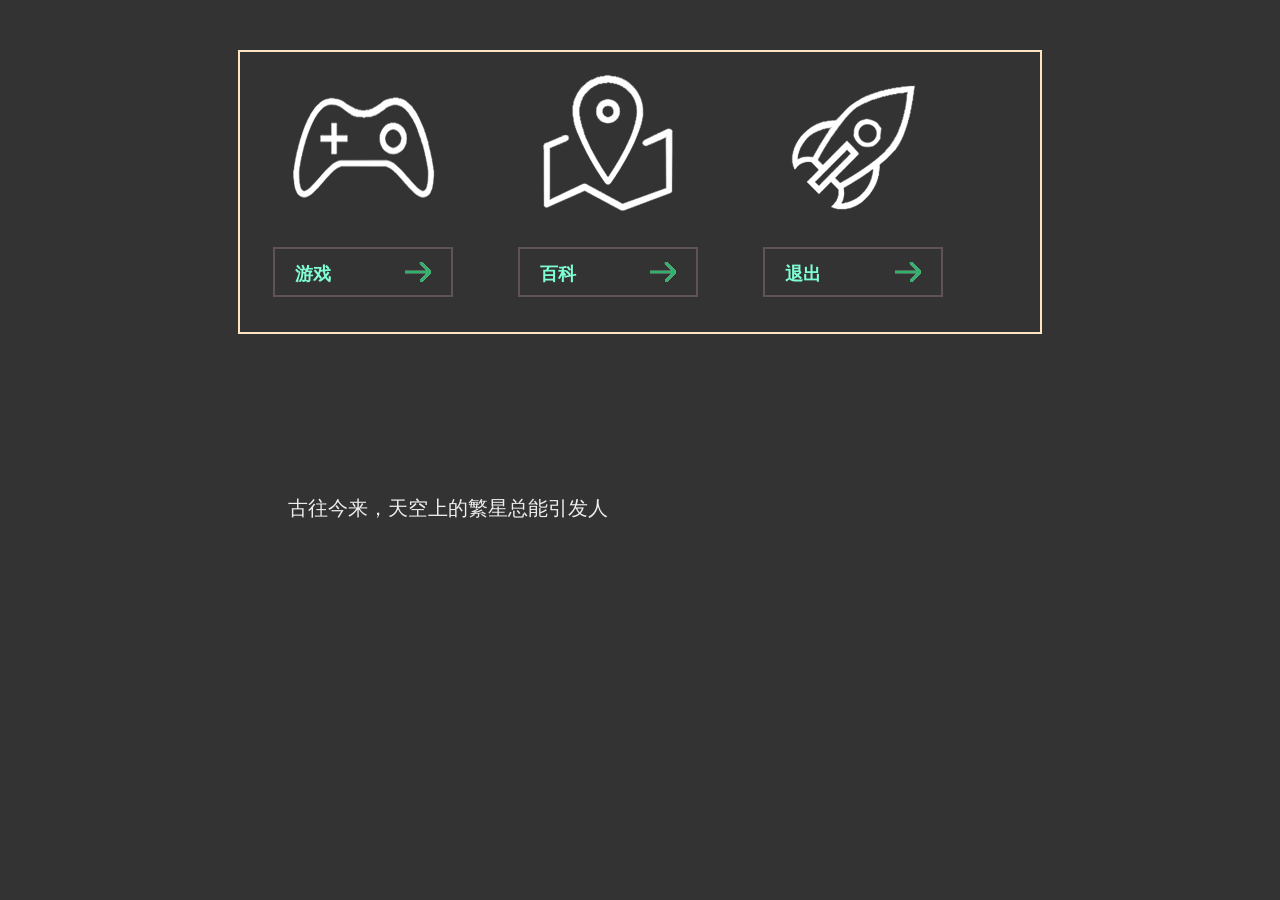
<file: tkzl/index.html>
<!DOCTYPE html>
<html>

	<head>
		<meta charset="UTF-8">
		<title>太空之旅</title>
			
		<style>
			#txt {
				position: absolute;
				top: 55%;
				left: 22.5%;
				font-size: 20px;
				width: 800px;
			}
			@keyframes typing {
			    from {
			        width: 0;
			    }
			
			    to {
			        width: 21em;
			    }
			}
			@keyframes blink-caret {
			
			    from,
			    to {
			        border-color: transparent;
			    }
			
			    50% {
			        border-color: currentColor;
			    }
			}
			* {
				margin: 0;
				padding: 0;
				font-family: "微软雅黑";
				font-size: 18px;
				color: #eee;
			}
			
			body {
				background-color: #333333;
			}
			/*外层盒子大小*/
			
			.box {
				width: 800px;
				height: 280px;
				margin: 50px auto;
				border: solid 2px bisque;
			}
			/*盒子内部类为icon 的span 进行描述*/
			
			.link .icon,
			.link .icon1,
			.link .icon2 {
				/*继承父元素宽度*/
				width: 100%;
				height: 190px;
				/*span为行内元素*/
				display: inline-block;
				/*添加过度效果*/
				/*如果使用过度,需要开始结束he开关都设定*/
				transition: all 0.3s linear;
				/*兼容代码*/
				-webkit-transition: all 0.3s linear;
				-moz-transition: all 0.3s linear;
				-o-transition: all 0.3s linear;
				-ms-transition: all 0.3s linear;
			}
			
			.box .link {
				width: 205px;
				height: 280px;
				margin: 0 20px;
				float: left;
			}
			
			.icon {
				background: url(img/mission.png) no-repeat center center;
			}
			
			.icon1 {
				background: url(img/play.png) no-repeat center center;
			}
			
			.icon2 {
				background: url(img/touch.png) no-repeat center center;
			}
			
			.link .icon:hover,
			.link .icon1:hover,
			.link .icon2:hover {
				transform: rotate(360deg) scale(1.2);
				-ms-transform: rotate(360deg) scale(1.2);
				-webkit-transform: rotate(360deg) scale(1.2);
				-moz-transform: rotate(360deg) scale(1.2);
			}
			
			.button,
			.a {
				display: block;
				width: 180px;
				height: 50px;
				text-decoration: none;
				line-height: 50px;
				color: aquamarine;
				font-family: "微软雅黑";
				font-weight: bolder;
				border: 2px solid rgba(200, 155, 155, 0.3);
				padding-left: 20px;
				margin: 0 auto;
				box-sizing: border-box;
			    -ms-box-sizing: border-box;
	            -webkit-box-sizing: border-box;
				-moz-box-sizing: border-box;
				background: url(img/allow.png)no-repeat 130px center;
				transition: all 0.3s linear;
				position: relative;
			}
			.button:hover {
				border: 2px solid rgba(255, 255, 255, 1);
				background-position: 140px center;
			}
			/*添加四条线的样式*/
			
			.button:hover .line {
				background: yellow;
			}
			/*是四条闪现过来的线 ，很多重复的部分*/
			
			.button .line {
				display: block;
				position: absolute;
				background: none;
				transition: all 0.3s linear;
				-webkit-transition: all 0.3s linear;
				-moz-transition: all 0.3s linear;
			}
			
			
			.button .line_top {
				height: 2px;
				width: 0;
				left: -110%;
				top: -2px;
			}
			
			.button:hover .line_top {
				width: 100%;
				left: -2px;
			}
			
			.button .line_bottom {
				height: 2px;
				width: 0;
				right: -110%;
				bottom: -2px;
			}
			
			.button:hover .line_bottom {
				width: 100%;
				right: -2px;
			}
			
			.button .line_right {
				height: 0px;
				width: 2px;
				right: -2px;
				top: -110%;
			}
			
			.button:hover .line_right {
				height: 100%;
				top: -2px;
			}
			
			.button .line_left {
				height: 0px;
				width: 2px;
				left: -2px;
				bottom: -110%;
			}
			
			.button:hover .line_left {
				height: 100%;
				bottom: -2px;
			}
			.a{
				  overflow: hidden;
				  
			}
			.a:hover {
				background: #03e9f4;
				color: #fff;
				border-radius: 5px;
				box-shadow: 0 0 5px #03e9f4, 0 0 25px #03e9f4, 0 0 50px #03e9f4, 0 0 100px #03e9f4;
				background-position: 20px center;
			}
			
			.a span {
				position: absolute;
				display: block
			}
			
			.a span:nth-child(1) {
				top: 0;
				left: -100%;
				width: 100%;
				height: 2px;
				background: linear-gradient(90deg, transparent, #03e9f4);
				animation: btn-anim1 1s linear infinite;
			}
			
			@keyframes btn-anim1 {
				0% {
					left: -100%;
				}
				50%,
				100% {
					left: 100%;
				}
			}
			
			.a span:nth-child(2) {
				top: -100%;
				right: 0;
				width: 2px;
				height: 100%;
				background: linear-gradient(180deg, transparent, #03e9f4);
				animation: btn-anim2 1s linear infinite;
				animation-delay: .25s
			}
			
			@keyframes btn-anim2 {
				0% {
					top: -100%;
				}
				50%,
				100% {
					top: 100%;
				}
			}
			
			.a span:nth-child(3) {
				bottom: 0;
				right: -100%;
				width: 100%;
				height: 2px;
				background: linear-gradient(270deg, transparent, #03e9f4);
				animation: btn-anim3 1s linear infinite;
				animation-delay: .5s
			}
			
			@keyframes btn-anim3 {
				0% {
					right: -100%;
				}
				50%,
				100% {
					right: 100%;
				}
			}
			
			.a span:nth-child(4) {
				bottom: -100%;
				left: 0;
				width: 2px;
				height: 100%;
				background: linear-gradient(360deg, transparent, #03e9f4);
				animation: btn-anim4 1s linear infinite;
				animation-delay: .75s
				
			}
			
			@keyframes btn-anim4 {
				0% {
					bottom: -100%;
				}
				50%,
				100% {
					bottom: 100%;
				}
			}
		</style>
	</head>

	<body onLoad="show()">
	
			
		</div>
		<!--位置-->
		<div class="box">
			<!--第一个盒子-->
			<div class="link link_miss">
				<span class="icon"></span>
				<a href="feiji/youxi.html" class="a">
					<span></span>
					<span></span>
					<span></span>
					<span></span> 游戏
				</a>
			</div>
			<div class="link link_miss">
				<span class="icon2"></span>
				<a href="baike/zhuti.html" class="a">
					<span></span>
					<span></span>
					<span></span>
					<span></span> 百科
				</a>
			</div>
			<div class="link link_miss">
				<span class="icon1"></span>
				<a href="jieshu/game over.html" class="a" target="_blank" onclick="window.close()">
					<span></span>
					<span></span>
					<span></span>
					<span></span> 退出
				</a>
			</div>
			<div id="txt"></div>
			<script language="javascript">
			    content = "古往今来，天空上的繁星总能引发人们无穷的思考与幻想，遥远的星辰点缀于银河之上，与人类灵魂最伟大的思想产生共鸣。星空是未知的，而未知引发探索。宇宙的旅途从这里开始... ...";
			    i = 0;
			 
			    function show() {
			        str = content.substr(0, i);
			        txt.innerHTML = str;                // + "｜";
			        i++;                
			        setTimeout("show()", 60);				
			    }
				</script>
		</div>
		
	</body>

</html>
</file>
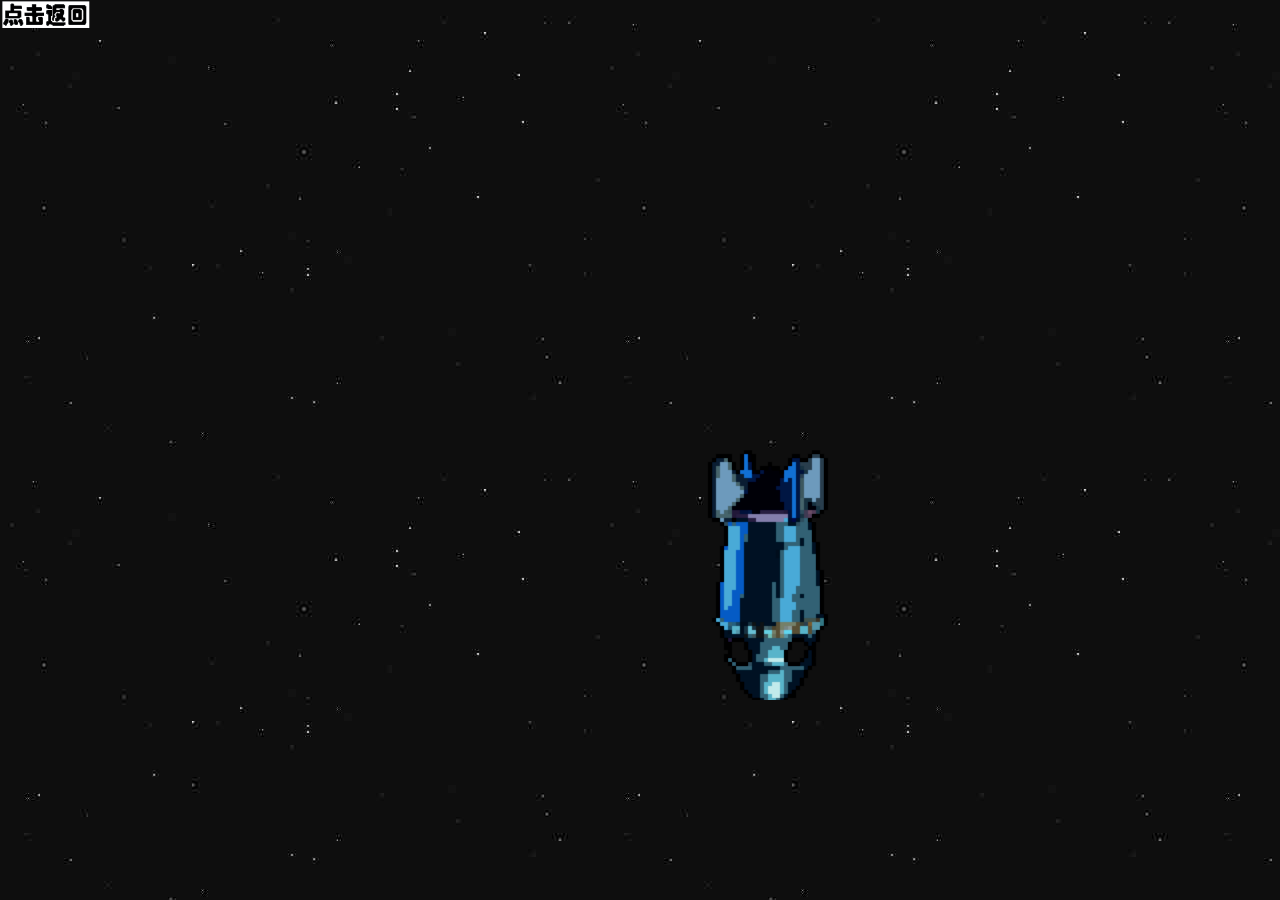
<file: TJ/aoyou/feichuan_1.html>
<!DOCTYPE html>
<html lang="en">
<head>
<meta charset="UTF-8">
<meta name="viewport" content="width=device-width, initial-scale=1.0">
<title></title>

<style>
	body{
		margin: 0;
		padding: 0;
		width: 100%;
		background: url(img/sky.jpg);
	}
	#fly{
		background: url(img/飞船1_2.png);
		position: absolute;
		top: 50%;
		left: 50%;
	}
</style>

</head>
<body>
<a id="fanhui" href="zhuye.html" title="点击返回界面">
	<img src="img/下载12.png" alt="点击返回界面"
	width="90px" height="30px">
</a>
<script>
	var fly=document.createElement('div');
	fly.id='fly';
	fly.style.width='200px';
	fly.style.height='250px';
	document.body.appendChild(fly);
	var skyx=0;
	var skyt=0;
	var c;
	var j;
	document.onmousemove=function(e){
		var fly=document.getElementById('fly');
		var contentx=fly.offsetLeft+fly.offsetWidth/2;
		var contenty=fly.offsetTop+fly.offsetHeight/2;
		var dx=e.clientX-contentx;
		var dt=e.clientY-contenty;
		c=Math.atan2(dx,dt);//取值
		c=180*c/Math.PI;//转换角度
		c=c*-1;//console.log(c);
		function to(){//飞机运动
			clearTimeout(j);
			fly.style.transform='rotate('+c+'deg)';
			switch(true){
				case c<15&&c>-15://向下飞
					skyt-=7;
					document.body.style.backgroundPositionY=skyt+'px';
					break;
				case c>15&&c<75://向左下角飞
					skyx+=5;
					skyt-=5;
					document.body.style.backgroundPositionX=skyx+'px';
					document.body.style.backgroundPositionY=skyt+'px';
					break;
				case c>75&&c<105://向左飞
					skyx+=6;
					document.body.style.backgroundPositionX=skyx+'px';
					break;
				case c>105&&c<165://向左上角飞
					skyx+=6;
					skyt+=6;
					document.body.style.backgroundPositionX=skyx+'px';
					document.body.style.backgroundPositionY=skyt+'px';
					break;
				case c>165||c<-165://向上飞
					skyt+=8;
					document.body.style.backgroundPositionY=skyt+'px';
					break;
				case c<-15&&c>-75://向右下角飞
					skyx-=5;
					skyt-=5;
					document.body.style.backgroundPositionX=skyx+'px';
					document.body.style.backgroundPositionY=skyt+'px';
					break;
				case c<-75&&c>-105://向右飞
					skyx-=6;
					document.body.style.backgroundPositionX=skyx+'px';
					break;
				case c<-105&&c>-165://向右上角飞
					skyx-=6;
					skyt+=6;
					document.body.style.backgroundPositionX=skyx+'px';
					document.body.style.backgroundPositionY=skyt+'px';
					break;
			}
			j=setTimeout(to,10);
		}
		to();
	}
</script>
<div style="text-align:center;margin:50px 0; font:normal 14px/24px 'MicroSoft YaHei';color:#ffffff">
</div>
</body>
</html>
</file>
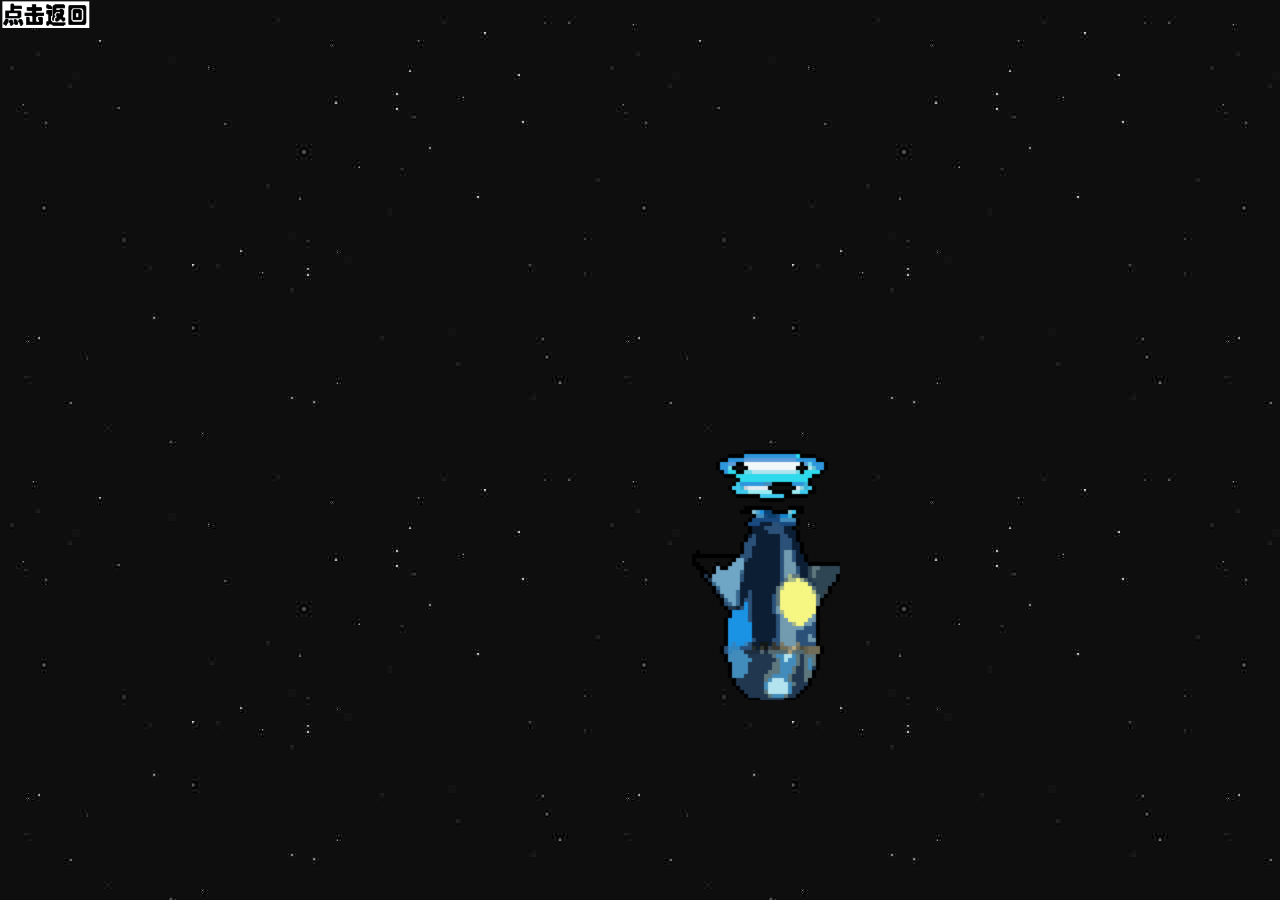
<file: TJ/aoyou/feichuan_2.html>
<!DOCTYPE html>
<html lang="en">
<head>
<meta charset="UTF-8">
<meta name="viewport" content="width=device-width, initial-scale=1.0">
<title></title>

<style>
	body{
		margin: 0;
		padding: 0;
		width: 100%;
		background: url(img/sky.jpg);
	}
	#fly{
		background: url(img/飞船2_2.png);
		position: absolute;
		top: 50%;
		left: 50%;
	}
</style>

</head>
<body>
	<a id="fanhui" href="zhuye.html" title="点击返回界面">
		<img src="img/下载12.png" alt="点击返回界面"
		width="90px" height="30px">
	</a>

<script>
	var fly=document.createElement('div');
	fly.id='fly';
	fly.style.width='200px';
	fly.style.height='250px';
	document.body.appendChild(fly);
	var skyx=0;
	var skyt=0;
	var c;
	var j;
	document.onmousemove=function(e){
		var fly=document.getElementById('fly');
		var contentx=fly.offsetLeft+fly.offsetWidth/2;
		var contenty=fly.offsetTop+fly.offsetHeight/2;
		var dx=e.clientX-contentx;
		var dt=e.clientY-contenty;
		c=Math.atan2(dx,dt);//取值
		c=180*c/Math.PI;//转换角度
		c=c*-1;//console.log(c);
		function to(){//飞机运动
			clearTimeout(j);
			fly.style.transform='rotate('+c+'deg)';
			switch(true){
				case c<15&&c>-15://向下飞
					skyt-=7;
					document.body.style.backgroundPositionY=skyt+'px';
					break;
				case c>15&&c<75://向左下角飞
					skyx+=5;
					skyt-=5;
					document.body.style.backgroundPositionX=skyx+'px';
					document.body.style.backgroundPositionY=skyt+'px';
					break;
				case c>75&&c<105://向左飞
					skyx+=6;
					document.body.style.backgroundPositionX=skyx+'px';
					break;
				case c>105&&c<165://向左上角飞
					skyx+=6;
					skyt+=6;
					document.body.style.backgroundPositionX=skyx+'px';
					document.body.style.backgroundPositionY=skyt+'px';
					break;
				case c>165||c<-165://向上飞
					skyt+=8;
					document.body.style.backgroundPositionY=skyt+'px';
					break;
				case c<-15&&c>-75://向右下角飞
					skyx-=5;
					skyt-=5;
					document.body.style.backgroundPositionX=skyx+'px';
					document.body.style.backgroundPositionY=skyt+'px';
					break;
				case c<-75&&c>-105://向右飞
					skyx-=6;
					document.body.style.backgroundPositionX=skyx+'px';
					break;
				case c<-105&&c>-165://向右上角飞
					skyx-=6;
					skyt+=6;
					document.body.style.backgroundPositionX=skyx+'px';
					document.body.style.backgroundPositionY=skyt+'px';
					break;
			}
			j=setTimeout(to,10);
		}
		to();
	}
</script>
<div style="text-align:center;margin:50px 0; font:normal 14px/24px 'MicroSoft YaHei';color:#ffffff">
</div>
</body>
</html>
</file>
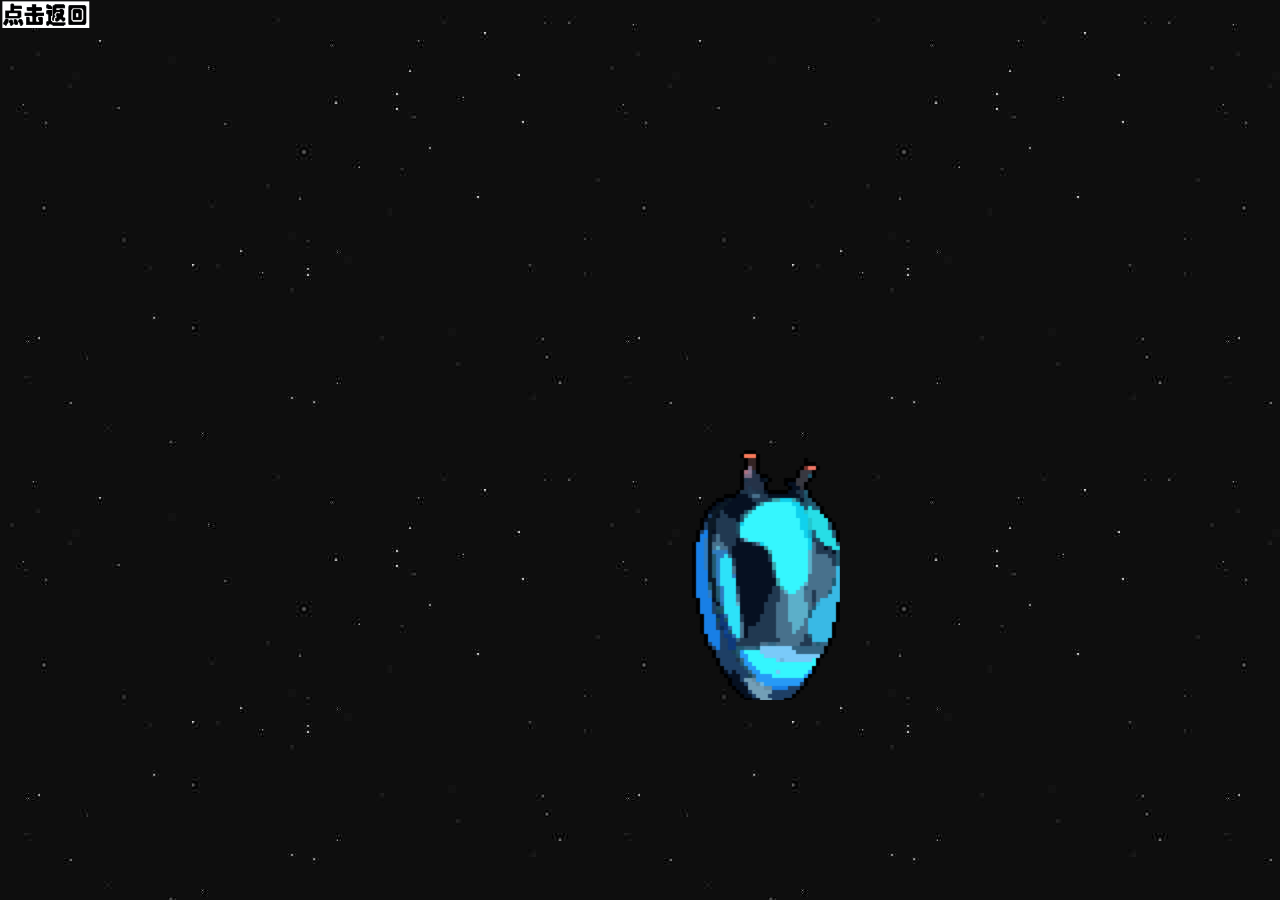
<file: TJ/aoyou/feichuan_3.html>
<!DOCTYPE html>
<html lang="en">
<head>
<meta charset="UTF-8">
<meta name="viewport" content="width=device-width, initial-scale=1.0">
<title></title>

<style>
	body{
		margin: 0;
		padding: 0;
		width: 100%;
		background: url(img/sky.jpg);
	}
	#fly{
		background: url(img/飞船3_2.png);
		position: absolute;
		top: 50%;
		left: 50%;
	}
</style>

</head>
<body>
<a id="fanhui" href="zhuye.html" title="点击返回界面">
	<img src="img/下载12.png" alt="点击返回界面"
	width="90px" height="30px">
</a>
<script>
	var fly=document.createElement('div');
	fly.id='fly';
	fly.style.width='200px';
	fly.style.height='250px';
	document.body.appendChild(fly);
	var skyx=0;
	var skyt=0;
	var c;
	var j;
	document.onmousemove=function(e){
		var fly=document.getElementById('fly');
		var contentx=fly.offsetLeft+fly.offsetWidth/2;
		var contenty=fly.offsetTop+fly.offsetHeight/2;
		var dx=e.clientX-contentx;
		var dt=e.clientY-contenty;
		c=Math.atan2(dx,dt);//取值
		c=180*c/Math.PI;//转换角度
		c=c*-1;//console.log(c);
		function to(){//飞机运动
			clearTimeout(j);
			fly.style.transform='rotate('+c+'deg)';
			switch(true){
				case c<15&&c>-15://向下飞
					skyt-=7;
					document.body.style.backgroundPositionY=skyt+'px';
					break;
				case c>15&&c<75://向左下角飞
					skyx+=5;
					skyt-=5;
					document.body.style.backgroundPositionX=skyx+'px';
					document.body.style.backgroundPositionY=skyt+'px';
					break;
				case c>75&&c<105://向左飞
					skyx+=6;
					document.body.style.backgroundPositionX=skyx+'px';
					break;
				case c>105&&c<165://向左上角飞
					skyx+=6;
					skyt+=6;
					document.body.style.backgroundPositionX=skyx+'px';
					document.body.style.backgroundPositionY=skyt+'px';
					break;
				case c>165||c<-165://向上飞
					skyt+=8;
					document.body.style.backgroundPositionY=skyt+'px';
					break;
				case c<-15&&c>-75://向右下角飞
					skyx-=5;
					skyt-=5;
					document.body.style.backgroundPositionX=skyx+'px';
					document.body.style.backgroundPositionY=skyt+'px';
					break;
				case c<-75&&c>-105://向右飞
					skyx-=6;
					document.body.style.backgroundPositionX=skyx+'px';
					break;
				case c<-105&&c>-165://向右上角飞
					skyx-=6;
					skyt+=6;
					document.body.style.backgroundPositionX=skyx+'px';
					document.body.style.backgroundPositionY=skyt+'px';
					break;
			}
			j=setTimeout(to,10);
		}
		to();
	}
</script>
<div style="text-align:center;margin:50px 0; font:normal 14px/24px 'MicroSoft YaHei';color:#ffffff">
</div>
</body>
</html>
</file>
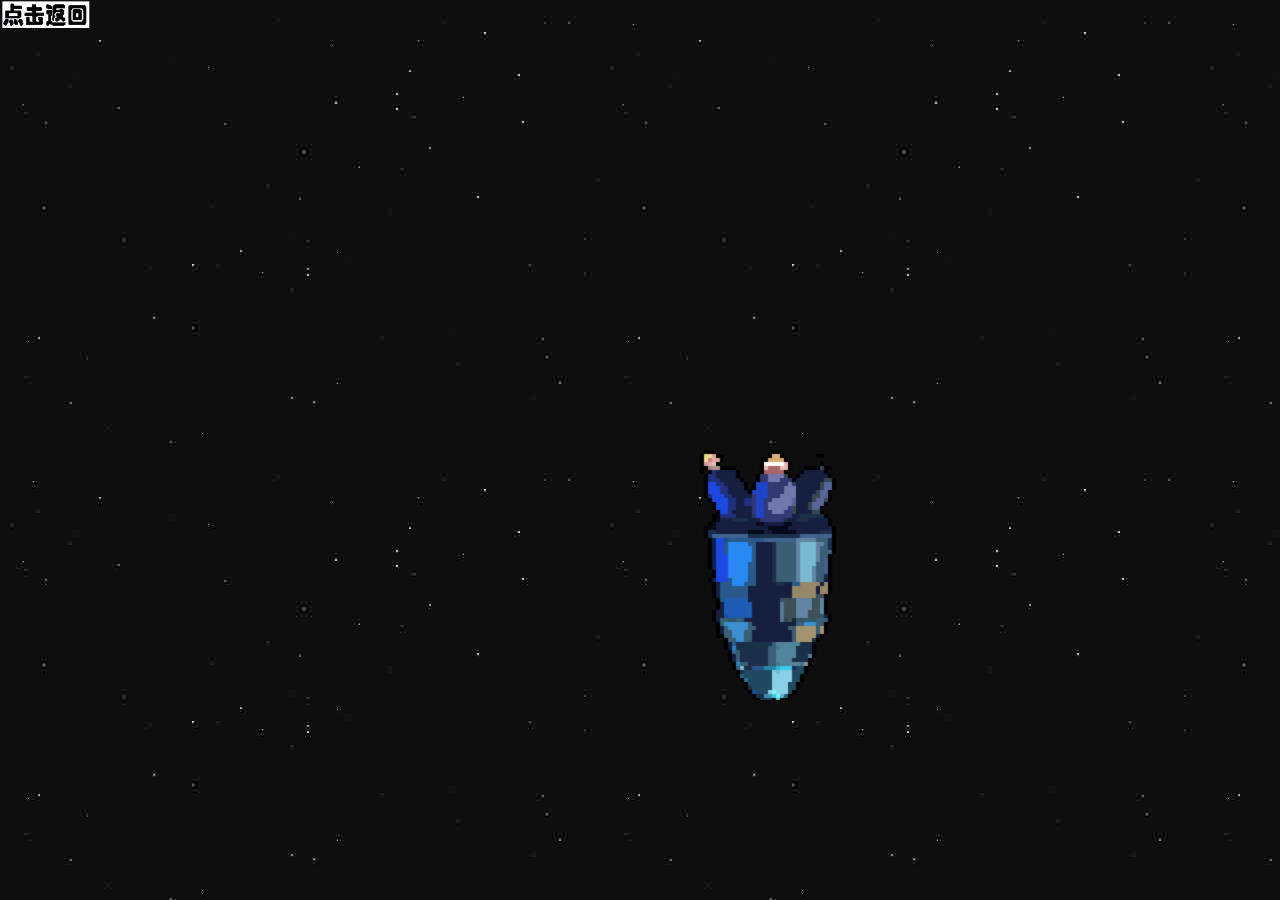
<file: TJ/aoyou/feichuan_4.html>
<!DOCTYPE html>
<html lang="en">
<head>
<meta charset="UTF-8">
<meta name="viewport" content="width=device-width, initial-scale=1.0">
<title></title>

<style>
	body{
		margin: 0;
		padding: 0;
		width: 100%;
		background: url(img/sky.jpg);
	}
	#fly{
		background: url(img/飞船4_2.png);
		position: absolute;
		top: 50%;
		left: 50%;
	}
</style>

</head>
<body>
<a id="fanhui" href="zhuye.html" title="点击返回界面">
	<img src="img/下载12.png" alt="点击返回界面"
	width="90px" height="30px">
</a>
<script>
	var fly=document.createElement('div');
	fly.id='fly';
	fly.style.width='200px';
	fly.style.height='250px';
	document.body.appendChild(fly);
	var skyx=0;
	var skyt=0;
	var c;
	var j;
	document.onmousemove=function(e){
		var fly=document.getElementById('fly');
		var contentx=fly.offsetLeft+fly.offsetWidth/2;
		var contenty=fly.offsetTop+fly.offsetHeight/2;
		var dx=e.clientX-contentx;
		var dt=e.clientY-contenty;
		c=Math.atan2(dx,dt);//取值
		c=180*c/Math.PI;//转换角度
		c=c*-1;//console.log(c);
		function to(){//飞机运动
			clearTimeout(j);
			fly.style.transform='rotate('+c+'deg)';
			switch(true){
				case c<15&&c>-15://向下飞
					skyt-=7;
					document.body.style.backgroundPositionY=skyt+'px';
					break;
				case c>15&&c<75://向左下角飞
					skyx+=5;
					skyt-=5;
					document.body.style.backgroundPositionX=skyx+'px';
					document.body.style.backgroundPositionY=skyt+'px';
					break;
				case c>75&&c<105://向左飞
					skyx+=6;
					document.body.style.backgroundPositionX=skyx+'px';
					break;
				case c>105&&c<165://向左上角飞
					skyx+=6;
					skyt+=6;
					document.body.style.backgroundPositionX=skyx+'px';
					document.body.style.backgroundPositionY=skyt+'px';
					break;
				case c>165||c<-165://向上飞
					skyt+=8;
					document.body.style.backgroundPositionY=skyt+'px';
					break;
				case c<-15&&c>-75://向右下角飞
					skyx-=5;
					skyt-=5;
					document.body.style.backgroundPositionX=skyx+'px';
					document.body.style.backgroundPositionY=skyt+'px';
					break;
				case c<-75&&c>-105://向右飞
					skyx-=6;
					document.body.style.backgroundPositionX=skyx+'px';
					break;
				case c<-105&&c>-165://向右上角飞
					skyx-=6;
					skyt+=6;
					document.body.style.backgroundPositionX=skyx+'px';
					document.body.style.backgroundPositionY=skyt+'px';
					break;
			}
			j=setTimeout(to,10);
		}
		to();
	}
</script>
<div style="text-align:center;margin:50px 0; font:normal 14px/24px 'MicroSoft YaHei';color:#ffffff">
</div>
</body>
</html>
</file>
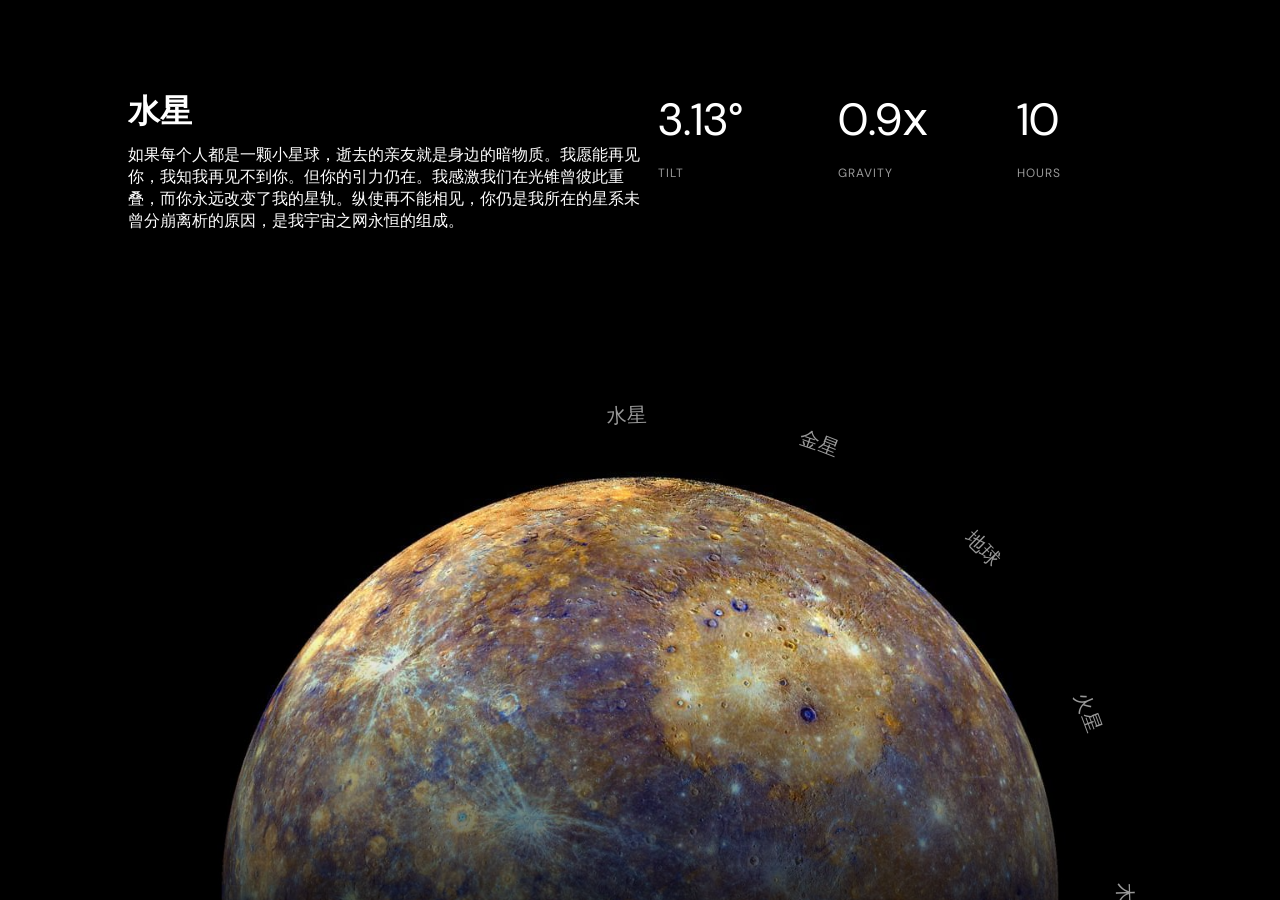
<file: TJ/baike/zhuti.html>
<!DOCTYPE html>
<html lang="en" >

<head>
<meta charset="UTF-8">
<title></title>


<link rel='stylesheet' href='css/splitting.css'>

<link rel="stylesheet" href="css/style.css">


</head>

<body>
	
<div id="app" data-current-planet="mercury">
  <nav class="planet-nav">
    <svg viewBox="0 20 400 400" xmlns="http://www.w3.org/2000/svg">
        <path 
            id="navPath" 
            d="M10,200 C30,-28 370,-28 390,200"
            fill="none" />
      <text>
        <textPath href="#navPath" startOffset="0" font-size="8">
		  
          <tspan>水星</tspan>
          <tspan>金星</tspan>
          <tspan>地球</tspan>
          <tspan>火星</tspan>
          <tspan>木星</tspan>
          <tspan>土星</tspan>
          <tspan>天王星</tspan>
          <tspan>海王星</tspan>
        </textPath>
      </text>

    </svg>
  </nav>

  <div class="planet" data-planet="mercury" data-active>
    <div class="planet-title">
      <h1>水星</h1>
      <p>如果每个人都是一颗小星球，逝去的亲友就是身边的暗物质。我愿能再见你，我知我再见不到你。但你的引力仍在。我感激我们在光锥曾彼此重叠，而你永远改变了我的星轨。纵使再不能相见，你仍是我所在的星系未曾分崩离析的原因，是我宇宙之网永恒的组成。</p>
    </div>

    <div class="planet-details">
      <div class="detail" data-detail="tilt" data-postfix="°">
        3.13
      </div>
      <div class="detail" data-detail="gravity" data-postfix="𝗑">
        0.9
      </div>
      <div class="detail" data-detail="hours">
        10
      </div>
    </div>

    <figure class="planet-figure">
      <img src="img/1_mercury.jpg" />
    </figure>
  </div>

  <div class="planet" data-planet="venus">
    <div class="planet-title">
      <h1>金星</h1>
      <p>我们抬头看时，总是觉得星星遥远，但其实宇宙大爆炸时形成的原子就是形成我们身体的原子。所以星星并不远，因为我们就是星星本身</p>
    </div>

    <div class="planet-details">
      <div class="detail" data-detail="tilt" data-postfix="°">
        4.13
      </div>
      <div class="detail" data-detail="gravity" data-postfix="𝗑">
        0.2
      </div>
      <div class="detail" data-detail="hours">
        20
      </div>
    </div>

    <figure class="planet-figure">
      <img src="img/2_venus.jpg" />
    </figure>
  </div>

  <div class="planet" data-planet="earth">
    <div class="planet-title">
      <h1>地球</h1>
      <p>神舟五号在太空中拍下来的地球表面图像总的来看，我们的地球在宇宙中显得格外美丽：蔚蓝色的部分是浩瀚的海洋；绿色的部分是茂密的森林；白色的部分是终年不化的积雪；黄色的是大片的荒漠</p>
    </div>

    <div class="planet-details">
      <div class="detail" data-detail="tilt" data-postfix="°">
        5.13
      </div>
      <div class="detail" data-detail="gravity" data-postfix="𝗑">
        7.3
      </div>
      <div class="detail" data-detail="hours">
        30
      </div>
    </div>

    <figure class="planet-figure">
      <img src="img/3_earth.jpg" />
    </figure>
  </div>

  <div class="planet" data-planet="mars">
    <div class="planet-title">
      <h1>火星</h1>
      <p>火星上白色的极冠在阳光下闪烁着夺目的光辉.不像水星那般陨石坑遍布,与太阳系中其他的行星相比,火星多了更多样的地形,连绵的高山、坦荡的平原、险峻的峡谷,北方是被熔岩填平的低原,南方则是充满陨石坑的古老高地；火山地形穿插其中,流水侵蚀而成的众多峡谷亦分布各地,以干冰和水冰组成的极冠镶嵌于南北两极,风成沙丘亦广布整个星球.整个星球闪耀不一样的美感,一种新奇感油然而生..</p>
	  
    </div>

    <div class="planet-details">
      <div class="detail" data-detail="tilt" data-postfix="°">
        6.13
      </div>
      <div class="detail" data-detail="gravity" data-postfix="𝗑">
        1.1
      </div>
      <div class="detail" data-detail="hours">
        40
      </div>
    </div>

    <figure class="planet-figure">
      <img src="img/4_mars.jpg" />
    </figure>
  </div>

  <div class="planet" data-planet="jupiter">
    <div class="planet-title">
      <h1>木星</h1>
      <p> 我与你身体里每一个原子，在几亿光年以外，在宇宙的伊始，出自同一母体。我们紧紧相依，即使天各一方，时间也会让我们彼此重叠，生生不息。真是宇宙级的浪漫</p>
    </div>

    <div class="planet-details">
      <div class="detail" data-detail="tilt" data-postfix="°">
        11.13
      </div>
      <div class="detail" data-detail="gravity" data-postfix="𝗑">
        1.8
      </div>
      <div class="detail" data-detail="hours">
        50
      </div>
    </div>

    <figure class="planet-figure">
      <img src="img/5_jupiter.jpg" />
    </figure>
  </div>

  <div class="planet" data-planet="saturn">
    <div class="planet-title">
      <h1>土星</h1>
      <p>满天的小星斗，它们尽着自己的力量，把点点滴滴的光芒融汇在一起；虽然不如太阳那么辉煌，也不如月亮那样清澈，但它们梦幻般的光洒到了人间，把大地变成了一个奇异的世界，诱发着人们探索的欲望.</p>
    </div>

    <div class="planet-details">
      <div class="detail" data-detail="tilt" data-postfix="°">
        9.13
      </div>
      <div class="detail" data-detail="gravity" data-postfix="𝗑">
        7.3
      </div>
      <div class="detail" data-detail="hours">
        60
      </div>
    </div>

    <figure class="planet-figure">
      <img src="img/6_saturn.jpg" />
    </figure>
  </div>

  <div class="planet" data-planet="uranus">
    <div class="planet-title">
      <h1>天王星</h1>
      <p>咦！看远远的地平线上有一点金星似的亮光，有一点儿、又有一点儿，东方的地平线变成了一条华丽的金带子，闪闪发着光。突然，天那边射出了一丝光线，将天映的红红的，像饱饮的玫瑰似的，醉醺醺的涨溢出光与彩，我惊讶的不敢眨眼.</p>
    </div>

    <div class="planet-details">
      <div class="detail" data-detail="tilt" data-postfix="°">
        11.13
      </div>
      <div class="detail" data-detail="gravity" data-postfix="𝗑">
        1.8
      </div>
      <div class="detail" data-detail="hours">
        50
      </div>    </div>

    <figure class="planet-figure">
      <img src="img/7_uranus.jpg" />
    </figure>
  </div>


  <div class="planet" data-planet="neptune">
    <div class="planet-title">
      <h1>海王星</h1>
      <p>屹立在岸边的沙滩上，向远处望去，只看见白茫茫的一片.海水和天空合为一体，都分不清是水还是天.正所谓：雾锁山头山锁雾，天连水尾水连天.远处的海水，在娇艳的阳光照耀下，像片片鱼鳞铺在水面，又像顽皮的小孩不断向岸边跳跃</p>
    </div>

    <div class="planet-details">
      <div class="detail" data-detail="tilt" data-postfix="°">
        31.03      </div>
      <div class="detail" data-detail="gravity" data-postfix="𝗑">
        8.9      </div>
      <div class="detail" data-detail="hours">
        10
      </div>
    </div>

    <figure class="planet-figure">
      <img src="img/8_neptune.jpg" />
    </figure>
  </div>
</div>

<script src='js/splitting.min.js'></script>
<script src="js/script.js"></script>

</body>
</html>
</file>
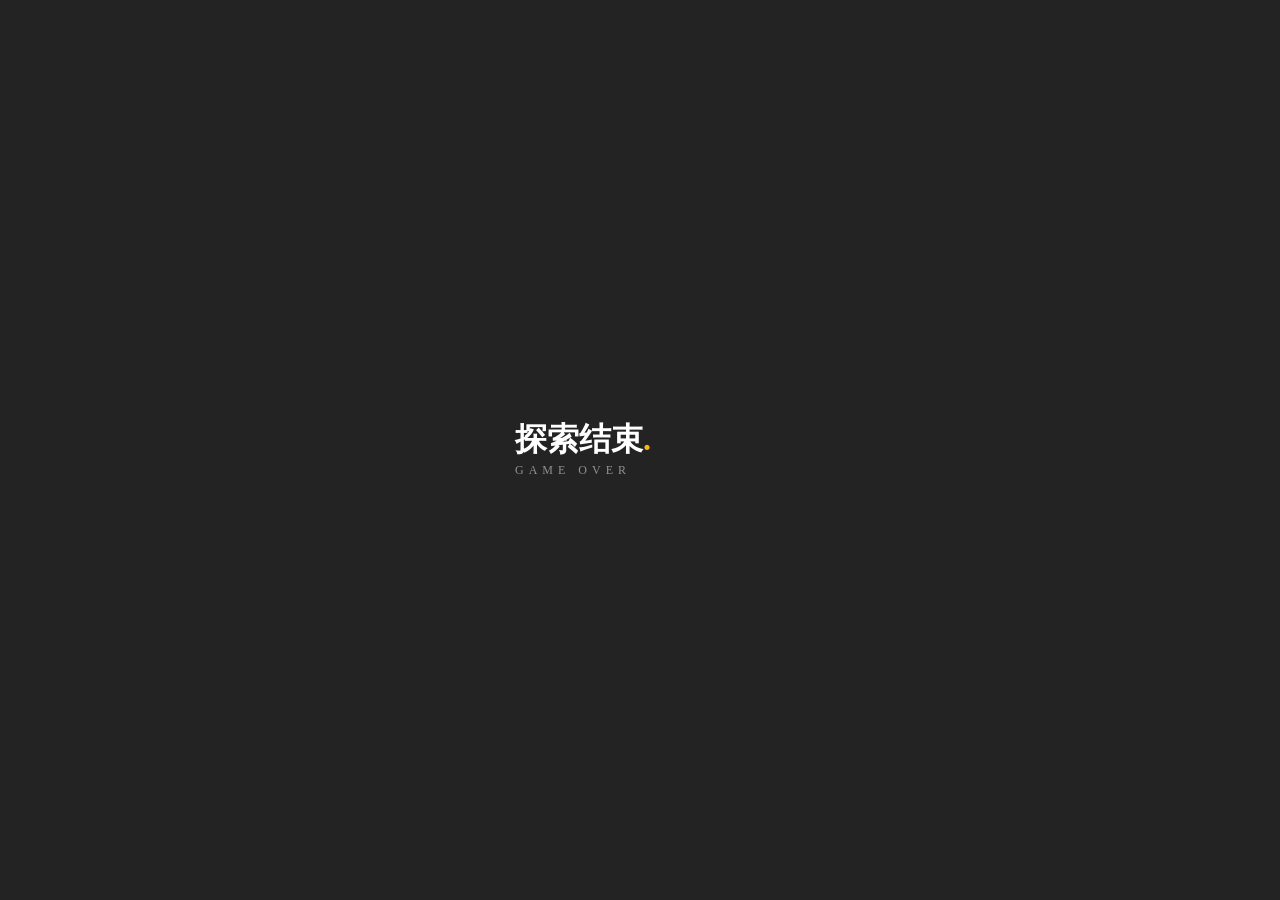
<file: TJ/jieshu/game over.html>
<!DOCTYPE html>
<html lang="en" >
<head>
<meta charset="UTF-8">
<title></title>
<link rel="stylesheet" href="css/style.css">
</head>

<body onload='setTimeout("mm()",5300)'>
<script>function mm(){ window.opener=null;
window.close();} </script>
<div class="container">
  <div class="box">
    <div class="title"> <span class="block"></span>
      <h1>探索结束<span>.</span></h1>
    </div>
    <div class="role">
		
      <div class="block"></div>
      <p>Game over</p>
    </div>
  </div>
</div>

</body>
</html>
</file>
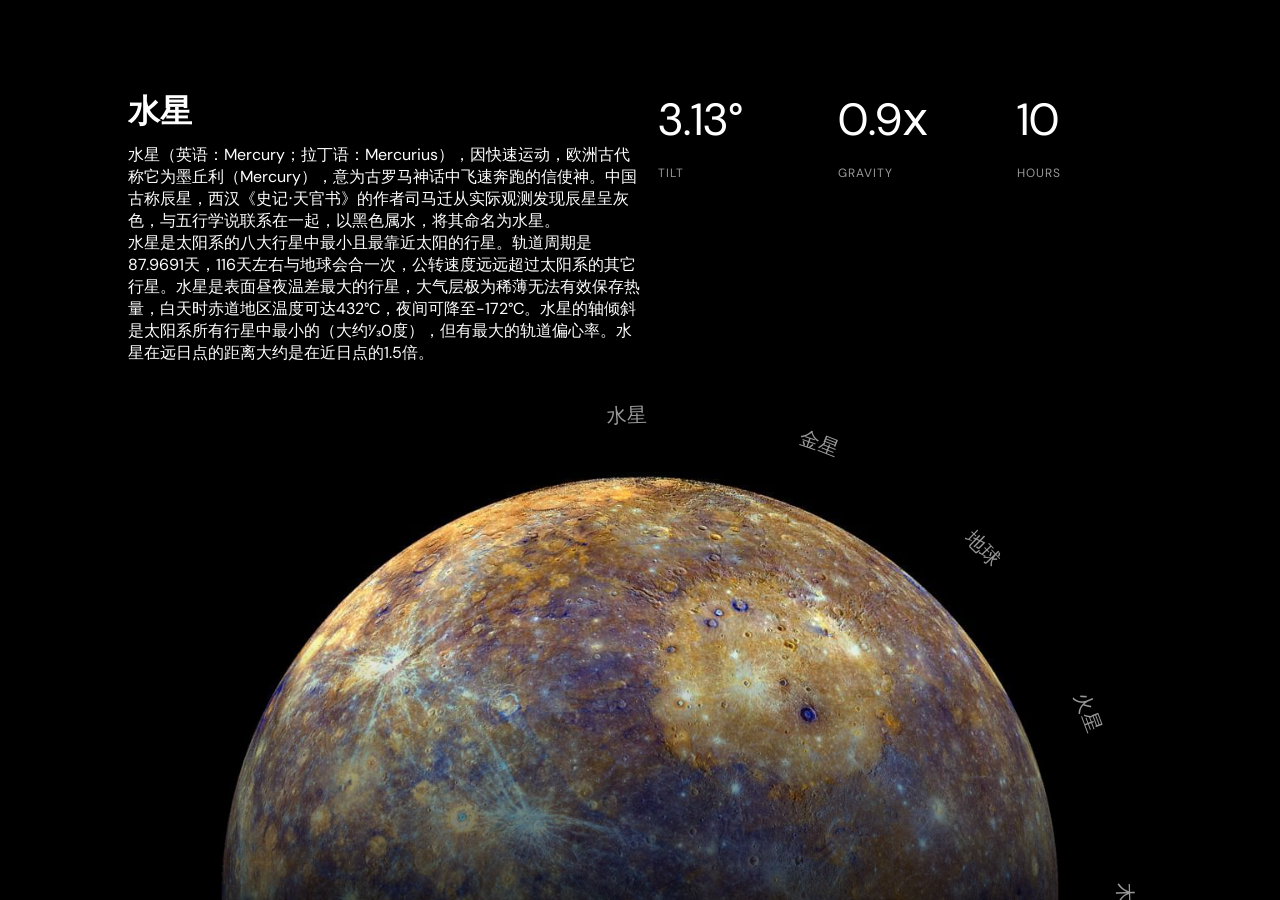
<file: tkzl/baike/zhuti.html>
<!DOCTYPE html>
<html lang="en" >

<head>
<meta charset="UTF-8">
<title>百科</title>


<link rel="stylesheet" href="css/splitting.css">

<link rel="stylesheet" href="css/style.css">


</head>

<body>

<div id="app" data-current-planet="mercury">
  <nav class="planet-nav">
    <svg viewBox="0 20 400 400" xmlns="http://www.w3.org/2000/svg">
        <path 
            id="navPath" 
            d="M10,200 C30,-28 370,-28 390,200"
            fill="none" />
      <text>
        <textPath href="#navPath" startOffset="0" font-size="8">
		  
          <tspan>水星</tspan>
          <tspan>金星</tspan>
          <tspan>地球</tspan>
          <tspan>火星</tspan>
          <tspan>木星</tspan>
          <tspan>土星</tspan>
          <tspan>天王星</tspan>
          <tspan>海王星</tspan>

        </textPath>
      </text>

    </svg>
  </nav>

  <div class="planet" data-planet="mercury" data-active>
    <div class="planet-title">
      <h1>水星</h1>
      <p>水星（英语：Mercury；拉丁语：Mercurius），因快速运动，欧洲古代称它为墨丘利（Mercury），意为古罗马神话中飞速奔跑的信使神。中国古称辰星，西汉《史记‧天官书》的作者司马迁从实际观测发现辰星呈灰色，与五行学说联系在一起，以黑色属水，将其命名为水星。<br>水星是太阳系的八大行星中最小且最靠近太阳的行星。轨道周期是87.9691天，116天左右与地球会合一次，公转速度远远超过太阳系的其它行星。水星是表面昼夜温差最大的行星，大气层极为稀薄无法有效保存热量，白天时赤道地区温度可达432°C，夜间可降至-172°C。水星的轴倾斜是太阳系所有行星中最小的（大约1⁄30度），但有最大的轨道偏心率。水星在远日点的距离大约是在近日点的1.5倍。<br></p>
    </div>

    <div class="planet-details">
      <div class="detail" data-detail="tilt" data-postfix="°">
        3.13
      </div>
      <div class="detail" data-detail="gravity" data-postfix="𝗑">
        0.9
      </div>
      <div class="detail" data-detail="hours">
        10
      </div>
    </div>

    <figure class="planet-figure">
      <img src="img/1_mercury.jpg" />
    </figure>
  </div>

  <div class="planet" data-planet="venus">
    <div class="planet-title">
      <h1>金星</h1>
      <p>金星（英语、拉丁语：Venus，天文符号：♀），在太阳系的八大行星中，是从太阳向外的第二颗行星，轨道公转周期为224.7天，没有天然的卫星。金星在中国古代称为太白、明星或大嚣，早晨出现于东方称启明，晚上出现于西方称长庚。到西汉时期，《史记‧天官书》作者司马迁从实际观测发现太白为白色，与“五行”学说联系在一起，正式把它命名为金星。英文名称源自罗马神话的爱与美的女神维纳斯（Venus），古希腊人称为阿佛洛狄忒，也是希腊神话中爱与美的女神。<br>金星在夜空中的亮度仅次于月球，是第二亮的天体，视星等可以达到-4.7等，足以在地面照射出影子。金星是一颗与地球相似的类地行星，常被称为地球的姊妹星。</p>
    </div>

    <div class="planet-details">
      <div class="detail" data-detail="tilt" data-postfix="°">
        4.13
      </div>
      <div class="detail" data-detail="gravity" data-postfix="𝗑">
        0.2
      </div>
      <div class="detail" data-detail="hours">
        20
      </div>
    </div>

    <figure class="planet-figure">
      <img src="img/2_venus.jpg" />
    </figure>
  </div>

  <div class="planet" data-planet="earth">
    <div class="planet-title">
      <h1>地球</h1>
      <p>地球（英文名：Earth；拉丁文：Terra）是距离太阳的第三颗行星，也是目前人类已知的唯一孕育和支持生命的天体。地球表面的大约 29.2% 是由大陆和岛屿组成的陆地。<br>地球的大气主要由氮和氧组成。热带地区接收的太阳能多于极地地区，并通过大气和海洋环流重新分配。温室气体在调节地表温度方面也发挥着重要作用。<br>地球的引力会与太空中的其他物体相互作用，尤其是月球，它是地球唯一的天然卫星。地球绕太阳公转一周大约需要 365.25 天。</p>
    </div>

    <div class="planet-details">
      <div class="detail" data-detail="tilt" data-postfix="°">
        5.13
      </div>
      <div class="detail" data-detail="gravity" data-postfix="𝗑">
        7.3
      </div>
      <div class="detail" data-detail="hours">
        30
      </div>
    </div>

    <figure class="planet-figure">
      <img src="img/3_earth.jpg" />
    </figure>
  </div>

  <div class="planet" data-planet="mars">
    <div class="planet-title">
      <h1>火星</h1>
      <p>火星（英语：Mars；拉丁语：Martis；天文符号：♂），是离太阳第四近的行星，也是太阳系中仅次于水星的第二小的行星，为太阳系里四颗类地行星之一。<br>
其橘红色外表是因为地表被赤铁矿（氧化铁）覆盖，火星的直径约为地球的一半，自转轴倾角和自转周期则与地球相近，但公转周期是地球的两倍。火星亮度最高可达-2.9等，但在大部分时间里比木星暗。<br>
火星大气以二氧化碳为主（95.3%），既稀薄又寒冷，遍布撞击坑、峡谷、沙丘和砾石，没有稳定的液态水。<br>
</p>	  
    </div>

    <div class="planet-details">
      <div class="detail" data-detail="tilt" data-postfix="°">
        6.13
      </div>
      <div class="detail" data-detail="gravity" data-postfix="𝗑">
        1.1
      </div>
      <div class="detail" data-detail="hours">
        40
      </div>
    </div>

    <figure class="planet-figure">
      <img src="img/4_mars.jpg" />
    </figure>
  </div>

  <div class="planet" data-planet="jupiter">
    <div class="planet-title">
      <h1>木星</h1>
      <p>木星（Jupiter）是距离太阳第五近的行星，也是太阳系中体积最大的行星。截至2019年，木星已知有79颗卫星。<br>
古人早已认识这颗行星 ，罗马人以主神朱庇特命名这颗行星。古代中国则称木星为岁星，取其绕行天球一周约为12年，与地支相同之故。到西汉时期，《史记‧天官书》作者司马迁从实际观测发现岁星呈青色，与“五行”学说联系在一起，正式把它命名为“木星”。
从<br>
</p>
    </div>

    <div class="planet-details">
      <div class="detail" data-detail="tilt" data-postfix="°">
        11.13
      </div>
      <div class="detail" data-detail="gravity" data-postfix="𝗑">
        1.8
      </div>
      <div class="detail" data-detail="hours">
        50
      </div>
    </div>

    <figure class="planet-figure">
      <img src="img/5_jupiter.jpg" />
    </figure>
  </div>

  <div class="planet" data-planet="saturn">
    <div class="planet-title">
      <h1>土星</h1>
      <p>土星（英文：Saturn，拉丁文：Saturnus，符号：♄），是太阳系八大行星之一，到太阳的距离排在太阳系第六位。古代中国土星是中国古代人根据五行学说结合肉眼观测到的土星的颜色（黄色）来命名的，亦称之为镇星（常写作填星）。土星的英文名称Saturn来自于罗马神话中的农业之神萨图恩。<br>
土星是气态巨行星，主要由氢组成，还有少量的氦与少量元素，内部的核心包括岩石和冰，外围由数层金属氢和气体包覆着。土星的风速高达1800千米/时，风速明显比木星快。土星有一个显著的行星环系统，主要的成分是冰的微粒和较少数的岩石残骸以及尘土。2019年确认的土星的卫星有82颗，是八大行星中最多的一个。
</p>
    </div>

    <div class="planet-details">
      <div class="detail" data-detail="tilt" data-postfix="°">
        9.13
      </div>
      <div class="detail" data-detail="gravity" data-postfix="𝗑">
        7.3
      </div>
      <div class="detail" data-detail="hours">
        60
      </div>
    </div>

    <figure class="planet-figure">
      <img src="img/6_saturn.jpg" />
    </figure>
  </div>

  <div class="planet" data-planet="uranus">
    <div class="planet-title">
      <h1>天王星</h1>
      <p>天王星（英文：Uranus，天文符号：⛢，占星符号：♅），为太阳系八大行星之一，是太阳系由内向外的第七颗行星（18.37~20.08天文单位），其体积在太阳系中排名第三（比海王星大），质量排名第四（小于海王星），几乎横躺着围绕太阳公转。封面图为旅行者2号飞掠天王星最近时拍摄的照片。<br>
天王星是第一颗使用望远镜发现的行星。威廉·赫歇尔在1781年3月13日于自宅庭院中发现了这颗行星。天王星和海王星的内部和大气构成和更巨大的气态巨行星（木星、土星）不同，天文学家设立了冰巨星分类来定义它们。天王星拥有27颗已知天然卫星，其中有5颗规模较大，另外还有13条较为暗弱的行星环。<br></p>
    </div>

    <div class="planet-details">
      <div class="detail" data-detail="tilt" data-postfix="°">
        11.13
      </div>
      <div class="detail" data-detail="gravity" data-postfix="𝗑">
        1.8
      </div>
      <div class="detail" data-detail="hours">
        50
      </div>    </div>

    <figure class="planet-figure">
      <img src="img/7_uranus.jpg" />
    </figure>
  </div>


  <div class="planet" data-planet="neptune">
    <div class="planet-title">
      <h1>海王星</h1>
      <p>海王星（英语：Neptune，天文符号：♆）是太阳系八大行星之一，也是已知太阳系中离太阳最远的大行星。海王星的轨道半长轴为30.07天文单位，公转周期为164.8年，质量为17.147地球质量（第3位，比它的近邻天王星稍大），半径为3.86地球半径（第4位） 。<br>
海王星的视星等最高约为7.67等，需要借助天文望远镜才能观察。海王星对肉眼呈蓝色，西方人据此按罗马神话中的海神尼普顿（Neptune）的名字而命名。李善兰等人于1859年翻译《谈天》时，将其中文译文定为海王星。<br>
</p>
    </div>

    <div class="planet-details">
      <div class="detail" data-detail="tilt" data-postfix="°">
        31.03      </div>
      <div class="detail" data-detail="gravity" data-postfix="𝗑">
        8.9      </div>
      <div class="detail" data-detail="hours">
        10
      </div>
    </div>

    <figure class="planet-figure">
      <img src="img/8_neptune.jpg" />
    </figure>
  </div>
</div>


<script src='js/splitting.min.js'></script>
<script src="js/script.js"></script>

</body>
</html>
</file>
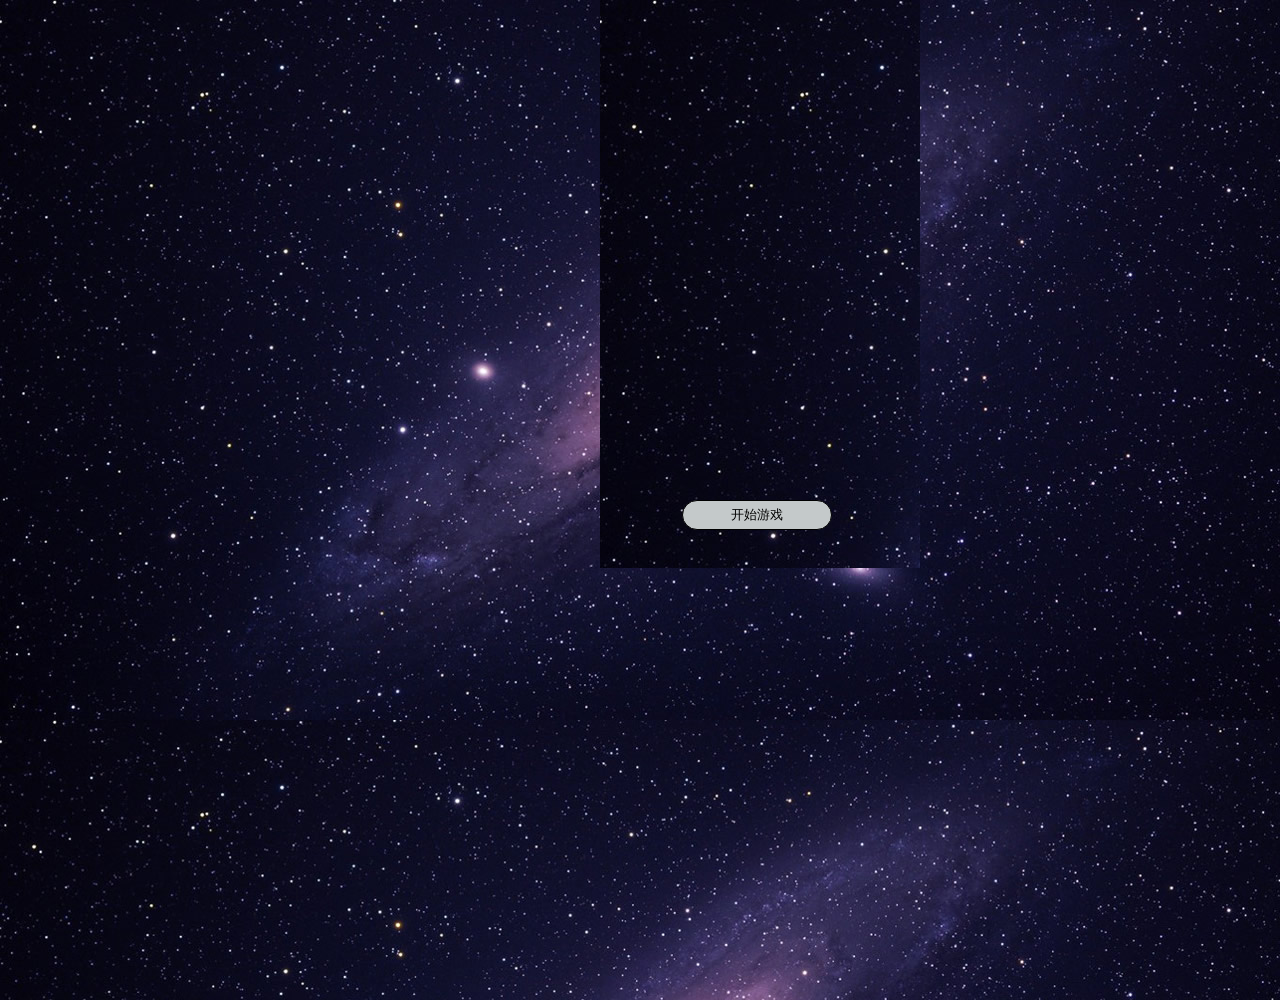
<file: tkzl/feiji/youxi.html>
<!DOCTYPE HTML PUBLIC "-//W3C//DTD HTML 4.01 Transitional//EN" "http://www.w3.org/TR/html4/loose.dtd">
<html>
<head>
    <title>飞机大战</title>
	<embed src="music/music_1.mp3" hidden="true" autostart="true" loop="true">
    <meta http-equiv="content" content="text/html" charset="utf-8"/>
    
    <link rel="stylesheet" type="text/css" href="css/main.css"/>
</head>

<body>
  <div id="bg">
<div id="contentdiv">
    <div id="startdiv">
        <button onclick="begin()">开始游戏</button>
    </div>
    <div id="maindiv">
        <div id="scorediv">
            <label>分数：</label>
            <label id="label">0</label>
        </div>
        <div id="suspenddiv">
            <button>继续</button><br/>
            <button>重新开始</button>
			<button><a href="../index.html">返回主页</a></button>
        </div>
        <div id="enddiv">
            <p class="plantext">飞机大战分数</p>
            <p id="planscore">0</p>
            <div><button onclick="jixu()">继续</button></div>
        </div>
    </div>
</div>
</div>
<script type="text/javascript" src="js/main.js"></script>
</body>
</html>
</file>
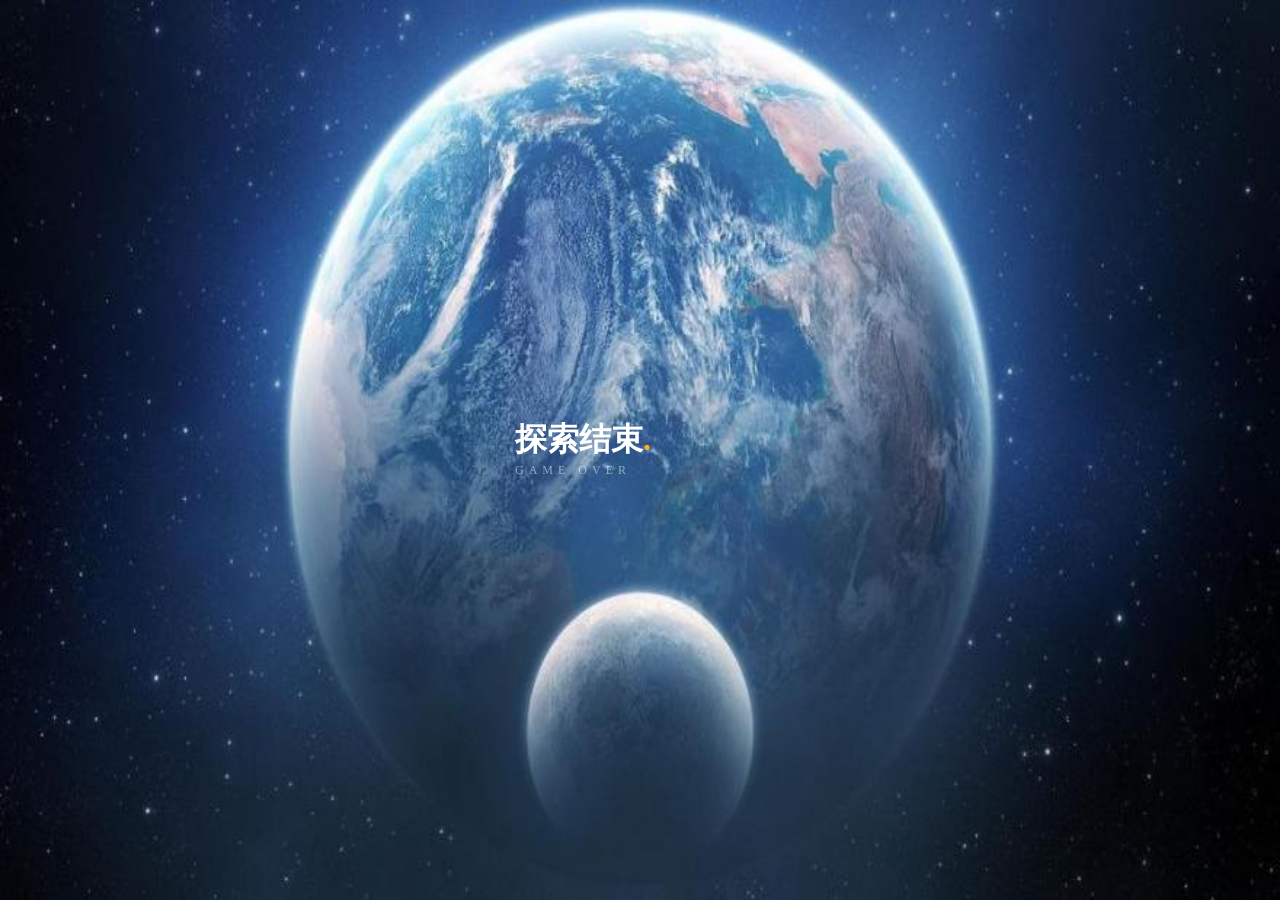
<file: tkzl/jieshu/game over.html>
<!DOCTYPE html>
<html lang="en" >
<head>
<meta charset="UTF-8">
<title>探索结束</title>
<link rel="stylesheet" href="css/style.css">
</head>

<body onload='setTimeout("mm()",5300)'>
<script>function mm(){ window.opener=null;
window.close();} </script>
<div class="container">
  <div class="box">
    <div class="title"> <span class="block"></span>
      <h1>探索结束<span>.</span></h1>
    </div>
    <div class="role">
		
      <div class="block"></div>
      <p>Game over</p>
    </div>
  </div>
</div>

</body>
</html>
</file>
<file: TJ/baike/css/splitting.css>
/* Recommended styles for Splitting */
.splitting .word,
.splitting .char {
  display: inline-block;
}

/* Psuedo-element chars */
.splitting .char {
  position: relative;
}

/**
 * Populate the psuedo elements with the character to allow for expanded effects
 * Set to `display: none` by default; just add `display: block` when you want
 * to use the psuedo elements
 */
.splitting .char::before,
.splitting .char::after {
  content: attr(data-char);
  position: absolute;
  top: 0;
  left: 0;
  visibility: hidden;
  transition: inherit;
  user-select: none;
}

/* Expanded CSS Variables */

.splitting {
  /* The center word index */
  --word-center: calc((var(--word-total) - 1) / 2);

  /* The center character index */
  --char-center: calc((var(--char-total) - 1) / 2);

  /* The center character index */
  --line-center: calc((var(--line-total) - 1) / 2);
}

.splitting .word {
  /* Pecent (0-1) of the word's position */
  --word-percent: calc(var(--word-index) / var(--word-total));

  /* Pecent (0-1) of the line's position */
  --line-percent: calc(var(--line-index) / var(--line-total));
}

.splitting .char {
  /* Percent (0-1) of the char's position */
  --char-percent: calc(var(--char-index) / var(--char-total));

  /* Offset from center, positive & negative */
  --char-offset: calc(var(--char-index) - var(--char-center));

  /* Absolute distance from center, only positive */
  --distance: calc(
     (var(--char-offset) * var(--char-offset)) / var(--char-center)
  );

  /* Distance from center where -1 is the far left, 0 is center, 1 is far right */
  --distance-sine: calc(var(--char-offset) / var(--char-center));

  /* Distance from center where 1 is far left/far right, 0 is center */
  --distance-percent: calc((var(--distance) / var(--char-center)));
}
</file>
<file: TJ/baike/css/style.css>
@import url("https://fonts.googleapis.com/css?family=DM+Sans:400,700&display=swap");
:root {
  --duration: .8s;
  --ease: cubic-bezier(.7, 0, .3, 1);
}

*, *:before, *:after {
  box-sizing: border-box;
  position: relative;
}
*{margin:0;padding:0;list-style-type:none;}
html, body {
  height: 100%;
  width: 100%;
  margin: 0;
  padding: 0;
}

body {
  background: black;
  color: white;
  font-family: 'DM Sans', sans-serif;
}

img {
  max-width: 100%;
}

#app {
  height: 100%;
  width: 100%;
  display: grid;
  grid-template-columns: 1;
  grid-template-rows: 1fr 1fr;
}

.planet {
  grid-column: 1;
  grid-row: 1 / -1;
  overflow: hidden;
  height: 100%;
  width: 100%;
  display: grid;
  grid-template-columns: 10% 40% 40% 10%;
  grid-template-rows: 10% 1fr 1fr;
  grid-template-areas: "header header header header" "x title details y" "x planet photos photos";
}
.planet > .planet-title {
  display: block;
  grid-area: title;
}
.planet > .planet-figure {
  max-width: 900px;
  grid-column: 1 / -1;
  grid-row: planet;
  padding: 0;
  margin: 0 auto;
  position: relative;
}
.planet > .planet-figure img {
  margin-bottom: -50%;
  max-width: 100%;
}
.planet > .planet-figure::after {
  content: '';
  position: fixed;
  bottom: 0%;
  top: 0%;
  width: 100%;
  left: 0;
  background: linear-gradient(to top, rgba(0, 0, 0, 0.7) 0%, transparent 30%);
  z-index: 2;
}
.planet > .planet-details {
  grid-area: details;
  display: flex;
  flex-direction: row;
  justify-content: space-between;
}

.detail {
  font-size: 5vmin;
  width: 3em;
  font-weight: 400;
  display: flex;
  margin-left: .4em;
  flex-shrink: 0;
  align-self: start;
}
.detail:after {
  content: attr(data-postfix);
}
.detail:before {
  display: block;
  position: absolute;
  top: 100%;
  margin-top: 1rem;
  font-size: .75rem;
  text-transform: uppercase;
  opacity: 0.6;
  letter-spacing: 1px;
}
.detail[data-detail="hours"]:before {
  content: "Hours";
}
.detail[data-detail="gravity"]:before {
  content: "gravity";
}
.detail[data-detail="tilt"]:before {
  content: "tilt";
}

h1, h2 {
  margin: 0;
}

/* ---------------------------------- */
.planet {
  visibility: hidden;
  transition: visibility 0.01s linear var(--duration);
}
.planet[data-active] {
  visibility: visible;
  opacity: 1;
  transition-delay: 0s;
}
.planet .planet-title .word {
  overflow: hidden;
}
.planet .planet-title .char {
  -webkit-transform: translateY(100%);
          transform: translateY(100%);
  transition: -webkit-transform var(--duration) var(--ease);
  transition: transform var(--duration) var(--ease);
  transition: transform var(--duration) var(--ease), -webkit-transform var(--duration) var(--ease);
  transition-delay: calc( var(--char-index) * .1s );
}
.planet[data-active] .planet-title .char {
  -webkit-transform: translateY(0%);
          transform: translateY(0%);
  transition-delay: calc( (var(--duration)/2) +  (var(--char-index) * .1s) );
}
.planet .planet-details {
  visibility: hidden;
}
.planet[data-active] .planet-details {
  visibility: visible;
}
.planet .planet-figure {
  opacity: 0;
  transition: opacity var(--duration) var(--ease);
}
.planet[data-active] .planet-figure {
  opacity: 1;
}

/* ---------------------------------- */
#app {
  overflow: hidden;
}

.planet-nav {
  grid-column: 1;
  grid-row: 2;
  pointer-events: none;
  z-index: 10;
  display: flex;
  position: absolute;
  left: 0;
  right: 0;
  margin: auto;
  bottom: 0;
  max-width: 1000px;
}
.planet-nav svg {
  display: block;
  width: auto;
  height: auto;
  min-width: 100%;
  max-width: none;
  min-height: 100vh;
  margin-bottom: -50%;
}
@media (max-width: 600px) {
  .planet-nav svg {
    margin-bottom: -55%;
  }
}
.planet-nav tspan {
  cursor: pointer;
  fill: #FFF;
  pointer-events: auto;
  opacity: 0;
  transition: opacity var(--duration) linear;
}
.planet-nav tspan[x] {
  opacity: 0.6;
}
.planet-nav tspan:hover, .planet-nav tspan:focus {
  opacity: 1;
}
.planet-nav svg {
  -webkit-transform-origin: center center;
          transform-origin: center center;
  --length: 7;
  --range: 160deg;
  -webkit-transform: rotate(calc(  (var(--active,0) / var(--length)) * (-1 * var(--range)) + (var(--range) / 2) ));
          transform: rotate(calc(  (var(--active,0) / var(--length)) * (-1 * var(--range)) + (var(--range) / 2) ));
  transition: -webkit-transform var(--duration) var(--ease);
  transition: transform var(--duration) var(--ease);
  transition: transform var(--duration) var(--ease), -webkit-transform var(--duration) var(--ease);
}
.planet-nav tspan {
  cursor: pointer;
}
</file>
<file: TJ/jieshu/css/style.css>
* {
  margin: 0;
  padding: 0;
}

.container {
  width: 100%;
  height: 100vh;
  background: #232323;
  display: flex;
  justify-content: center;
  align-items: center;
}
.container .box {
  width: 250px;
  height: 250px;
  position: relative;
  display: flex;
  justify-content: center;
  flex-direction: column;
}
.container .box .title {
  width: 100%;
  position: relative;
  display: flex;
  align-items: center;
  height: 50px;
}
.container .box .title .block {
  width: 0%;
  height: inherit;
  background: #ffb510;
  position: absolute;
  animation: mainBlock 2s cubic-bezier(0.74, 0.06, 0.4, 0.92) forwards;
  display: flex;
}
.container .box .title h1 {
  font-family: 'Poppins';
  color: #fff;
  font-weight: 800;
  font-size: 32px;
  animation: mainFadeIn 2s forwards;
  animation-delay: 1.6s;
  opacity: 0;
}
.container .box .title h1 span {
  color: #ffb510;
}
.container .box .role {
  width: 100%;
  position: relative;
  display: flex;
  align-items: center;
  height: 30px;
  margin-top: -10px;
}
.container .box .role .block {
  width: 0%;
  height: inherit;
  background: #e91e63;
  position: absolute;
  animation: secBlock 2s cubic-bezier(0.74, 0.06, 0.4, 0.92) forwards;
  animation-delay: 2s;
  display: flex;
}
.container .box .role p {
  animation: secFadeIn 2s forwards;
  animation-delay: 3.2s;
  opacity: 0;
  font-weight: 400;
  font-family: 'Lato';
  color: #ffffff;
  font-size: 12px;
  text-transform: uppercase;
  letter-spacing: 5px;
}

@keyframes mainBlock {
  0% {
    width: 0%;
    left: 0;
  }
  50% {
    width: 100%;
    left: 0;
  }
  100% {
    width: 0;
    left: 100%;
  }
}
@keyframes secBlock {
  0% {
    width: 0%;
    left: 0;
  }
  50% {
    width: 100%;
    left: 0;
  }
  100% {
    width: 0;
    left: 100%;
  }
}
@keyframes mainFadeIn {
  0% {
    opacity: 0;
  }
  100% {
    opacity: 1;
  }
}
@keyframes secFadeIn {
  0% {
    opacity: 0;
  }
  100% {
    opacity: 0.5;
  }
}
</file>
<file: tkzl/baike/css/splitting.css>
/* Recommended styles for Splitting */
.splitting .word,
.splitting .char {
  display: inline-block;
}

/* Psuedo-element chars */
.splitting .char {
  position: relative;
}

/**
 * Populate the psuedo elements with the character to allow for expanded effects
 * Set to `display: none` by default; just add `display: block` when you want
 * to use the psuedo elements
 */
.splitting .char::before,
.splitting .char::after {
  content: attr(data-char);
  position: absolute;
  top: 0;
  left: 0;
  visibility: hidden;
  transition: inherit;
  user-select: none;
}

/* Expanded CSS Variables */

.splitting {
  /* The center word index */
  --word-center: calc((var(--word-total) - 1) / 2);

  /* The center character index */
  --char-center: calc((var(--char-total) - 1) / 2);

  /* The center character index */
  --line-center: calc((var(--line-total) - 1) / 2);
}

.splitting .word {
  /* Pecent (0-1) of the word's position */
  --word-percent: calc(var(--word-index) / var(--word-total));

  /* Pecent (0-1) of the line's position */
  --line-percent: calc(var(--line-index) / var(--line-total));
}

.splitting .char {
  /* Percent (0-1) of the char's position */
  --char-percent: calc(var(--char-index) / var(--char-total));

  /* Offset from center, positive & negative */
  --char-offset: calc(var(--char-index) - var(--char-center));

  /* Absolute distance from center, only positive */
  --distance: calc(
     (var(--char-offset) * var(--char-offset)) / var(--char-center)
  );

  /* Distance from center where -1 is the far left, 0 is center, 1 is far right */
  --distance-sine: calc(var(--char-offset) / var(--char-center));

  /* Distance from center where 1 is far left/far right, 0 is center */
  --distance-percent: calc((var(--distance) / var(--char-center)));
}
</file>
<file: tkzl/baike/css/style.css>
@import url("https://fonts.googleapis.com/css?family=DM+Sans:400,700&display=swap");
:root {
  --duration: .8s;
  --ease: cubic-bezier(.7, 0, .3, 1);
}

*, *:before, *:after {
  box-sizing: border-box;
  position: relative;
}
*{margin:0;padding:0;list-style-type:none;}
html, body {
  height: 100%;
  width: 100%;
  margin: 0;
  padding: 0;
}

body {
  background: black;
  color: white;
  font-family: 'DM Sans', sans-serif;
}

img {
  max-width: 100%;
}

#app {
  height: 100%;
  width: 100%;
  display: grid;
  grid-template-columns: 1;
  grid-template-rows: 1fr 1fr;
}

.planet {
  grid-column: 1;
  grid-row: 1 / -1;
  overflow: hidden;
  height: 100%;
  width: 100%;
  display: grid;
  grid-template-columns: 10% 40% 40% 10%;
  grid-template-rows: 10% 1fr 1fr;
  grid-template-areas: "header header header header" "x title details y" "x planet photos photos";
}
.planet > .planet-title {
  display: block;
  grid-area: title;
}
.planet > .planet-figure {
  max-width: 900px;
  grid-column: 1 / -1;
  grid-row: planet;
  padding: 0;
  margin: 0 auto;
  position: relative;
}
.planet > .planet-figure img {
  margin-bottom: -50%;
  max-width: 100%;
}
.planet > .planet-figure::after {
  content: '';
  position: fixed;
  bottom: 0%;
  top: 0%;
  width: 100%;
  left: 0;
  background: linear-gradient(to top, rgba(0, 0, 0, 0.7) 0%, transparent 30%);
  z-index: 2;
}
.planet > .planet-details {
  grid-area: details;
  display: flex;
  flex-direction: row;
  justify-content: space-between;
}

.detail {
  font-size: 5vmin;
  width: 3em;
  font-weight: 400;
  display: flex;
  margin-left: .4em;
  flex-shrink: 0;
  align-self: start;
}
.detail:after {
  content: attr(data-postfix);
}
.detail:before {
  display: block;
  position: absolute;
  top: 100%;
  margin-top: 1rem;
  font-size: .75rem;
  text-transform: uppercase;
  opacity: 0.6;
  letter-spacing: 1px;
}
.detail[data-detail="hours"]:before {
  content: "Hours";
}
.detail[data-detail="gravity"]:before {
  content: "gravity";
}
.detail[data-detail="tilt"]:before {
  content: "tilt";
}

h1, h2 {
  margin: 0;
}

/* ---------------------------------- */
.planet {
  visibility: hidden;
  transition: visibility 0.01s linear var(--duration);
}
.planet[data-active] {
  visibility: visible;
  opacity: 1;
  transition-delay: 0s;
}
.planet .planet-title .word {
  overflow: hidden;
}
.planet .planet-title .char {
  -webkit-transform: translateY(100%);
          transform: translateY(100%);
  transition: -webkit-transform var(--duration) var(--ease);
  transition: transform var(--duration) var(--ease);
  transition: transform var(--duration) var(--ease), -webkit-transform var(--duration) var(--ease);
  transition-delay: calc( var(--char-index) * .1s );
}
.planet[data-active] .planet-title .char {
  -webkit-transform: translateY(0%);
          transform: translateY(0%);
  transition-delay: calc( (var(--duration)/2) +  (var(--char-index) * .1s) );
}
.planet .planet-details {
  visibility: hidden;
}
.planet[data-active] .planet-details {
  visibility: visible;
}
.planet .planet-figure {
  opacity: 0;
  transition: opacity var(--duration) var(--ease);
}
.planet[data-active] .planet-figure {
  opacity: 1;
}

/* ---------------------------------- */
#app {
  overflow: hidden;
}

.planet-nav {
  grid-column: 1;
  grid-row: 2;
  pointer-events: none;
  z-index: 10;
  display: flex;
  position: absolute;
  left: 0;
  right: 0;
  margin: auto;
  bottom: 0;
  max-width: 1000px;
}
.planet-nav svg {
  display: block;
  width: auto;
  height: auto;
  min-width: 100%;
  max-width: none;
  min-height: 100vh;
  margin-bottom: -50%;
}
@media (max-width: 600px) {
  .planet-nav svg {
    margin-bottom: -55%;
  }
}
.planet-nav tspan {
  cursor: pointer;
  fill: #FFF;
  pointer-events: auto;
  opacity: 0;
  transition: opacity var(--duration) linear;
}
.planet-nav tspan[x] {
  opacity: 0.6;
}
.planet-nav tspan:hover, .planet-nav tspan:focus {
  opacity: 1;
}
.planet-nav svg {
  -webkit-transform-origin: center center;
          transform-origin: center center;
  --length: 7;
  --range: 160deg;
  -webkit-transform: rotate(calc(  (var(--active,0) / var(--length)) * (-1 * var(--range)) + (var(--range) / 2) ));
          transform: rotate(calc(  (var(--active,0) / var(--length)) * (-1 * var(--range)) + (var(--range) / 2) ));
  transition: -webkit-transform var(--duration) var(--ease);
  transition: transform var(--duration) var(--ease);
  transition: transform var(--duration) var(--ease), -webkit-transform var(--duration) var(--ease);
}
.planet-nav tspan {
  cursor: pointer;
}
</file>
<file: tkzl/feiji/css/main.css>
*{
    margin: 0;
    padding: 0;
    
}
#bg{
    width:2000px;
    height: 1000px;
   /* background-color:skyblue;*/
    background-image: url("../../feiji/image/beijing.jpg");
    
}

#contentdiv{
    position: absolute; 
    left: 600px;
}
#startdiv{
    width: 320px;
    height: 568px;
    background-image: url(../image/beijing.jpg);
}
button{
    outline: none;
}
#startdiv button{
    position: absolute;
    top: 500px;
    left: 82px;
    width: 150px;
    height: 30px;
    border: 1px solid black;
    border-radius: 30px;
    background-color: #c4c9ca;
}
#maindiv{
    width: 320px;
    height: 568px;
	background-color: #c4c9ca;
    background-image: url(../image/beijing.jpg);
    display: none;
}
#maindiv img{
    position: absolute;
    z-index: 1;
}
#scorediv{
    font-size: 16px;
    font-weight: bold;
    position: absolute;
    top: 10px;
    left: 10px;
    display: none;
}
#scorediv{
    font-size: 18px;
    font-weight: bold;
}
#suspenddiv{
    position: absolute;
    top: 210px;
    left: 82px;
    display: none;
    z-index: 2;
}
#suspenddiv button{
    width: 150px;
    height: 30px;
    margin-bottom: 20px;
    border: 1px solid black;
    border-radius: 30px;
    background-color: #c4c9ca;
}
#enddiv{
    position: absolute;
    top: 210px;
    left: 75px;
    border: 1px solid gray;
    border-radius: 5px;
    text-align: center;
    background-color:#d7ddde;
    display: none;
    z-index: 2;
}
.plantext{
    width: 160px;
    height: 30px;
    line-height: 30px;
    font-size: 16px;
    font-weight: bold;
}
#planscore{
    width: 160px;
    height: 80px;
    line-height: 80px;
    border-top: 1px solid gray;
    border-bottom: 1px solid gray;
    font-size: 16px;
    font-weight: bold;
}
#enddiv div{
    width: 160px;
    height: 50px;
}
#enddiv div button{
    margin-top:10px ;
    width: 90px;
    height: 30px;
    border: 1px solid gray;
    border-radius: 30px;
}
 a{
    text-decoration: none;
    color: black;
    }
</file>
<file: tkzl/jieshu/css/style.css>
* {
  margin: 0;
  padding: 0;
}

.container {
  width: 100%;
  height: 100vh;
  background-image: url(../img/背景一.jpg);
  background-repeat: no-repeat;
  background-size: 100% 100%;
  display: flex;
  justify-content: center;
  align-items: center;
}
.container .box {
  width: 250px;
  height: 250px;
  position: relative;
  display: flex;
  justify-content: center;
  flex-direction: column;
}
.container .box .title {
  width: 100%;
  position: relative;
  display: flex;
  align-items: center;
  height: 50px;
}
.container .box .title .block {
  width: 0%;
  height: inherit;
  background: #ffb510;
  position: absolute;
  animation: mainBlock 2s cubic-bezier(0.74, 0.06, 0.4, 0.92) forwards;
  display: flex;
}
.container .box .title h1 {
  font-family: 'Poppins';
  color: #fff;
  font-weight: 800;
  font-size: 32px;
  animation: mainFadeIn 2s forwards;
  animation-delay: 1.6s;
  opacity: 0;
}
.container .box .title h1 span {
  color: #ffb510;
}
.container .box .role {
  width: 100%;
  position: relative;
  display: flex;
  align-items: center;
  height: 30px;
  margin-top: -10px;
}
.container .box .role .block {
  width: 0%;
  height: inherit;
  background: #e91e63;
  position: absolute;
  animation: secBlock 2s cubic-bezier(0.74, 0.06, 0.4, 0.92) forwards;
  animation-delay: 2s;
  display: flex;
}
.container .box .role p {
  animation: secFadeIn 2s forwards;
  animation-delay: 3.2s;
  opacity: 0;
  font-weight: 400;
  font-family: 'Lato';
  color: #ffffff;
  font-size: 12px;
  text-transform: uppercase;
  letter-spacing: 5px;
}

@keyframes mainBlock {
  0% {
    width: 0%;
    left: 0;
  }
  50% {
    width: 100%;
    left: 0;
  }
  100% {
    width: 0;
    left: 100%;
  }
}
@keyframes secBlock {
  0% {
    width: 0%;
    left: 0;
  }
  50% {
    width: 100%;
    left: 0;
  }
  100% {
    width: 0;
    left: 100%;
  }
}
@keyframes mainFadeIn {
  0% {
    opacity: 0;
  }
  100% {
    opacity: 1;
  }
}
@keyframes secFadeIn {
  0% {
    opacity: 0;
  }
  100% {
    opacity: 0.5;
  }
}
</file>
